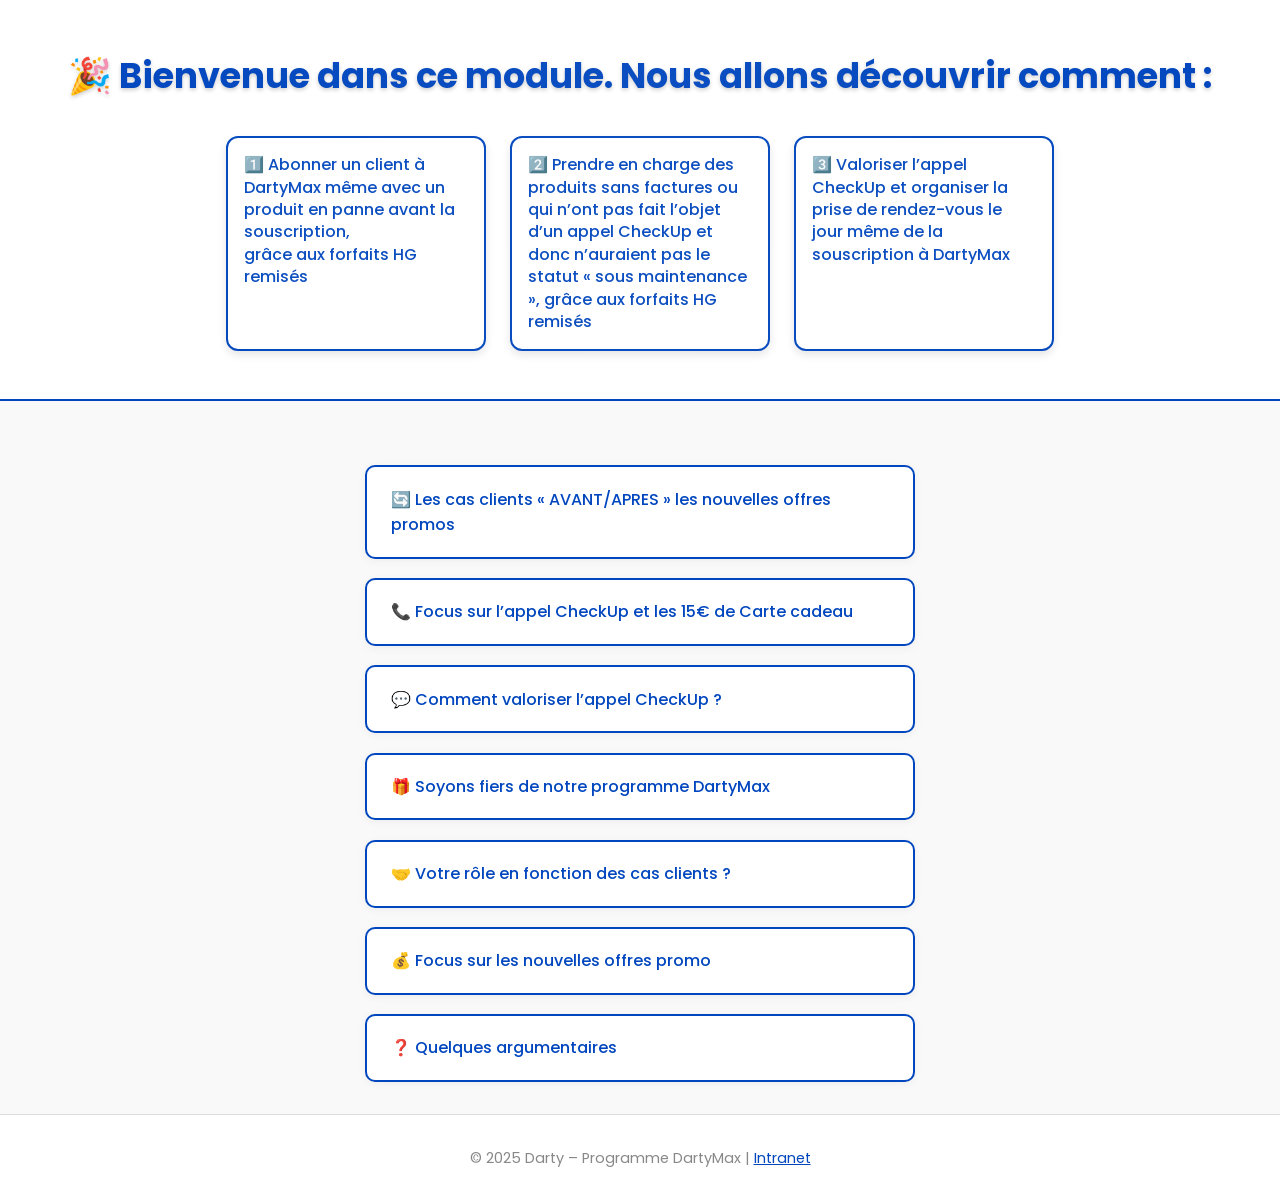
<file: index.html>
<!DOCTYPE html>
<html lang="fr">
<head>
  <meta charset="UTF-8" />
  <meta name="viewport" content="width=device-width, initial-scale=1.0" />
  <title>DartyMax – Accueil</title>
  <link href="https://fonts.googleapis.com/css2?family=Poppins:wght@300;400;600&display=swap" rel="stylesheet" />
  <link rel="stylesheet" href="assets/css/style.css" />
  <style>
    :root {
      --darty-blue: #0046be;
      --light-bg: #f9f9f9;
      --text-color: #222;
    }

    body {
      font-family: 'Poppins', sans-serif;
      margin: 0;
      background: var(--light-bg);
      color: var(--text-color);
    }

    header.hero {
      padding: 3rem 1rem;
      text-align: center;
      background: white;
      border-bottom: 2px solid var(--darty-blue);
    }

    header.hero h1 {
      font-size: 2.2rem;
      margin-bottom: 1rem;
      color: var(--darty-blue);
    }

    /* Cartes rectangles avec effets d'ombre au survol */
    .bubble-container {
      display: flex;
      flex-wrap: wrap;
      justify-content: center;
      gap: 1.5rem;
      margin-top: 2rem;
    }

    .bubble {
      background: white; /* arrière-plan blanc */
      border: 2px solid var(--darty-blue);
      border-radius: 12px;
      width: 260px;
      min-height: 150px;
      display: flex;
      flex-direction: column;
      align-items: flex-start;
      justify-content: flex-start;
      text-align: left;
      padding: 1rem;
      box-shadow: 0 4px 8px rgba(0,0,0,0.1);
      transition: transform 0.3s ease, box-shadow 0.3s ease;
    }

    .bubble:hover {
      transform: translateY(-5px);
      box-shadow: 0 12px 24px rgba(0,0,0,0.2);
    }

    .bubble p {
      margin: 0;
      font-size: 1rem;
      color: var(--darty-blue);
      font-weight: 500;
      line-height: 1.4;
    }

    main.grid3 {
      margin: 4rem auto 2rem;
      display: flex;
      flex-direction: column;
      align-items: center;
      gap: 1.2rem;
      padding: 0 1rem;
    }

    .btn {
      display: block;
      width: 100%;
      max-width: 550px;
      background: white;
      border-radius: 10px;
      padding: 1.2rem 1.5rem;
      text-decoration: none;
      font-size: 1rem;
      font-weight: 500;
      color: var(--darty-blue);
      border: 2px solid var(--darty-blue);
      transition: all 0.3s ease;
      text-align: left;
      box-shadow: 0 2px 10px rgba(0,0,0,0.05);
    }

    .btn:hover {
      background: var(--darty-blue);
      color: white;
    }

    footer {
      text-align: center;
      font-size: 0.9rem;
      padding: 2rem 1rem;
      color: #888;
      background: #fff;
      border-top: 1px solid #ddd;
    }

    footer a {
      color: var(--darty-blue);
      text-decoration: underline;
    }

    @media (max-width: 768px) {
      .bubble-container {
        flex-direction: column;
        align-items: center;
      }
      .bubble {
        width: 80%;
        max-width: 300px;
      }
      .btn {
        text-align: center;
        padding: 1rem;
      }
    }
  </style>
</head>

<body>
  <header class="hero">
    <h1>🎉 Bienvenue dans ce module. Nous allons découvrir comment :</h1>

    <div class="bubble-container">
      <div class="bubble">
        <p>1️⃣ Abonner un client à DartyMax même avec un produit en panne avant la souscription,<br>grâce aux forfaits HG remisés</p>
      </div>
      <div class="bubble">
     <p>2️⃣ Prendre en charge des produits sans factures ou qui n’ont pas fait l’objet d’un appel CheckUp et donc n’auraient pas le statut « sous maintenance », grâce aux forfaits HG remisés</p>
      </div>
      <div class="bubble">
        <p>3️⃣ Valoriser l’appel CheckUp et organiser la prise de rendez-vous le jour même de la souscription à DartyMax</p>
      </div>
    </div>
  </header>

  <main class="content grid3">
    <a class="btn" href="avant-apres.html">🔄 Les cas clients « AVANT/APRES » les nouvelles offres promos</a>
    <a class="btn" href="focus-checkup.html">📞 Focus sur l’appel CheckUp et les 15€ de Carte cadeau</a>
    <a class="btn" href="regles.html">💬 Comment valoriser l’appel CheckUp ?</a>
    <a class="btn" href="benefices-client.html">🎁 Soyons fiers de notre programme DartyMax</a>
    <a class="btn" href="roles-equipes.html">🤝 Votre rôle en fonction des cas clients ?</a>
    <a class="btn" href="tarifs.html">💰 Focus sur les nouvelles offres promo</a>
    <a class="btn" href="objections.html">❓ Quelques argumentaires</a>
  </main>

  <footer>
    © 2025 Darty – Programme DartyMax | <a href="https://intranet.darty">Intranet</a>
  </footer>

  <script src="assets/js/main.js"></script>
</body>
</html>
</file>
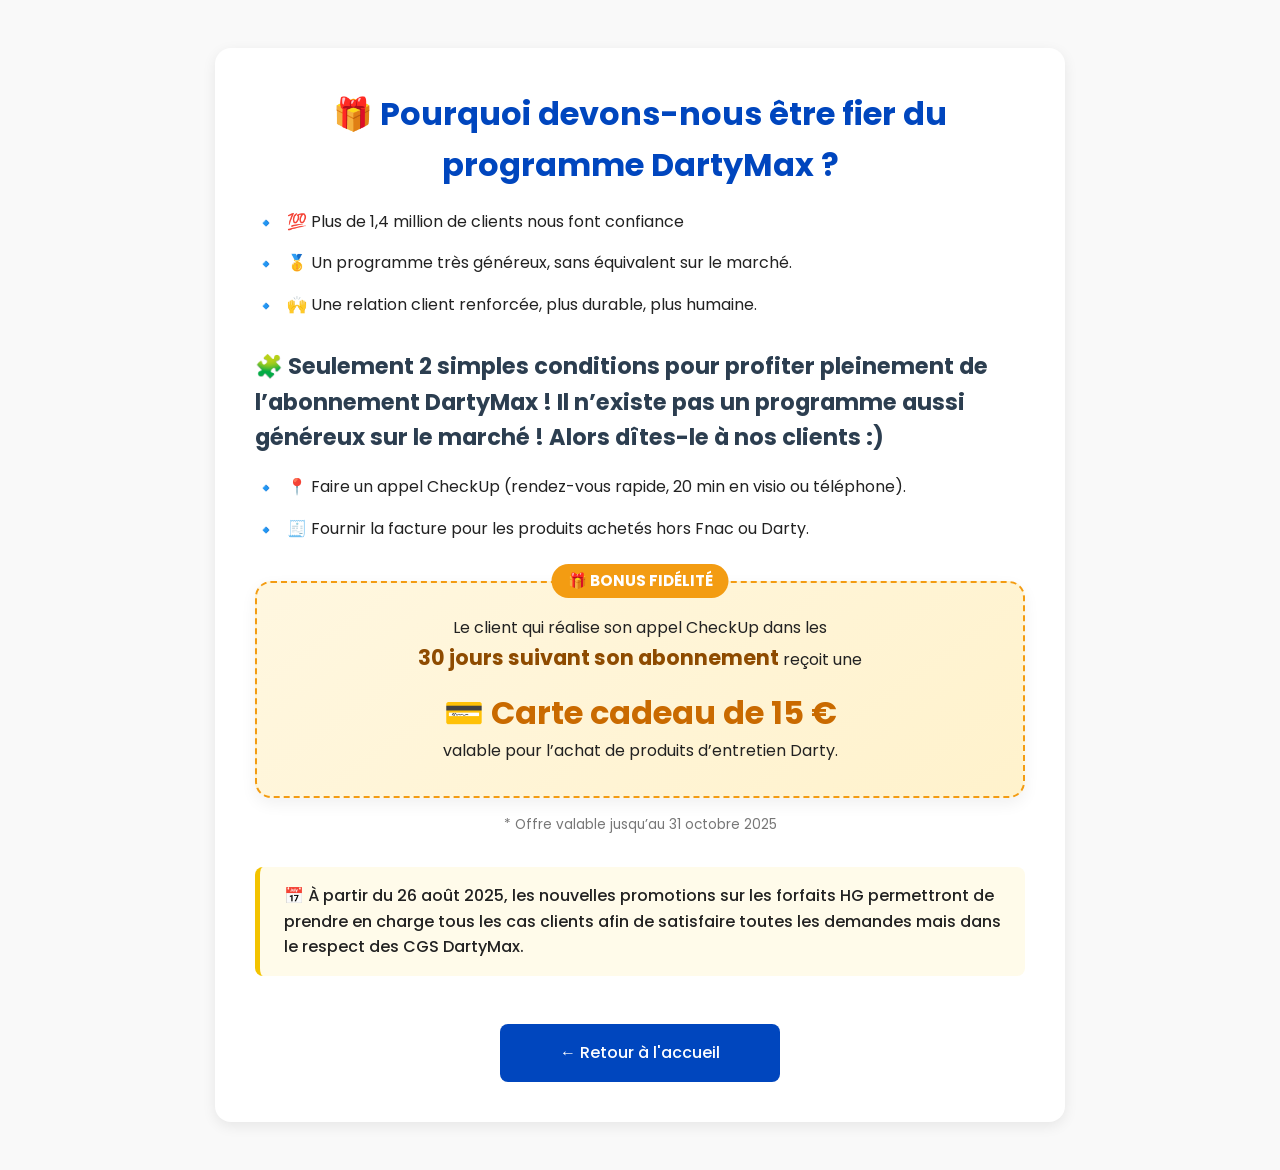
<file: benefices-client.html>
<!DOCTYPE html>
<html lang="fr">
<head>
  <meta charset="UTF-8" />
  <meta name="viewport" content="width=device-width, initial-scale=1.0" />
  <title>DartyMax – Avantages client</title>
  <link href="https://fonts.googleapis.com/css2?family=Poppins:wght@300;400;600&display=swap" rel="stylesheet" />
  <link rel="stylesheet" href="assets/css/style.css" />
  <style>
    :root {
      --darty-blue: #0046be;
      --fnac-yellow: #f3c300;
      --light-bg: #f9f9f9;
      --text-color: #222;
    }

    body {
      font-family: 'Poppins', sans-serif;
      margin: 0;
      background: var(--light-bg);
      color: var(--text-color);
    }

    .container {
      max-width: 850px;
      margin: 3rem auto;
      background: white;
      padding: 2.5rem;
      border-radius: 1rem;
      box-shadow: 0 4px 14px rgba(0, 0, 0, 0.08);
    }

    h1 {
      text-align: center;
      font-size: 2rem;
      color: var(--darty-blue);
      margin-bottom: 1rem;
    }

    h2 {
      font-size: 1.4rem;
      margin-top: 2rem;
      color: #2c3e50;
    }

    ul {
      list-style: none;
      padding-left: 0;
      margin: 1.2rem 0;
    }

    ul li {
      margin-bottom: 1.1rem;
      padding-left: 2rem;
      position: relative;
      line-height: 1.5;
    }

    ul li::before {
      content: "🔹";
      position: absolute;
      left: 0;
      font-size: 1.1rem;
    }

    .bonus-box {
      background: linear-gradient(145deg, #fff7e0, #fff2cc);
      border: 2px dashed #f39c12;
      border-radius: 16px;
      padding: 2rem;
      text-align: center;
      margin-top: 2.5rem;
      position: relative;
      box-shadow: 0 6px 16px rgba(0,0,0,0.06);
    }

    .bonus-box::before {
      content: "🎁 BONUS FIDÉLITÉ";
      position: absolute;
      top: -1.2rem;
      left: 50%;
      transform: translateX(-50%);
      background: #f39c12;
      color: white;
      padding: 0.3rem 1rem;
      border-radius: 999px;
      font-size: 0.95rem;
      font-weight: bold;
    }

    .bonus-box strong {
      font-size: 1.3rem;
      color: #8e4b00;
    }

    .bonus-box .amount {
      display: inline-block;
      margin-top: 0.8rem;
      font-size: 2rem;
      font-weight: bold;
      color: #c96a00;
    }

    .footnote {
      text-align: center;
      font-size: 0.85rem;
      color: #777;
      margin-top: 1rem;
    }

    .final-note {
      background: #fffbea;
      border-left: 5px solid #f3c300;
      padding: 1rem 1.5rem;
      margin-top: 2rem;
      border-radius: 8px;
      font-weight: 500;
    }

    .back-link {
      display: block;
      text-align: center;
      margin-top: 3rem;
      text-decoration: none;
      background: var(--darty-blue);
      color: white;
      padding: 1rem 1.5rem;
      border-radius: 8px;
      font-weight: 500;
      max-width: 280px;
      margin-left: auto;
      margin-right: auto;
    }

    .back-link:hover {
      background-color: #003a9b;
    }
  </style>
</head>

<body>
  <div class="container">
    <h1>🎁 Pourquoi devons-nous être fier du programme DartyMax ?</h1>

    <ul>
      <li>💯 Plus de 1,4 million de clients nous font confiance</li>
      <li>🥇 Un programme très généreux, sans équivalent sur le marché.</li>
      <li>🙌 Une relation client renforcée, plus durable, plus humaine.</li>
    </ul>

    <h2>🧩 Seulement 2 simples conditions pour profiter pleinement de l’abonnement DartyMax ! Il n’existe pas un programme aussi généreux sur le marché ! Alors dîtes-le à nos clients :)</h2>
    <ul>
      <li>📍 Faire un appel CheckUp (rendez-vous rapide, 20 min en visio ou téléphone).</li>
      <li>🧾 Fournir la facture pour les produits achetés hors Fnac ou Darty.</li>
    </ul>

    <div class="bonus-box">
      Le client qui réalise son appel CheckUp dans les<br />
      <strong>30 jours suivant son abonnement</strong> reçoit une<br />
      <span class="amount">💳 Carte cadeau de 15 €</span><br />
      valable pour l’achat de produits d’entretien Darty.
    </div>

    <p class="footnote">* Offre valable jusqu’au 31 octobre 2025</p>

    <div class="final-note">
      📅 À partir du 26 août 2025, les nouvelles promotions sur les forfaits HG permettront de prendre en charge tous les cas clients afin de satisfaire toutes les demandes mais dans le respect des CGS DartyMax.
    </div>

    <a class="back-link" href="index.html">← Retour à l'accueil</a>
  </div>
</body>
</html>
</file>
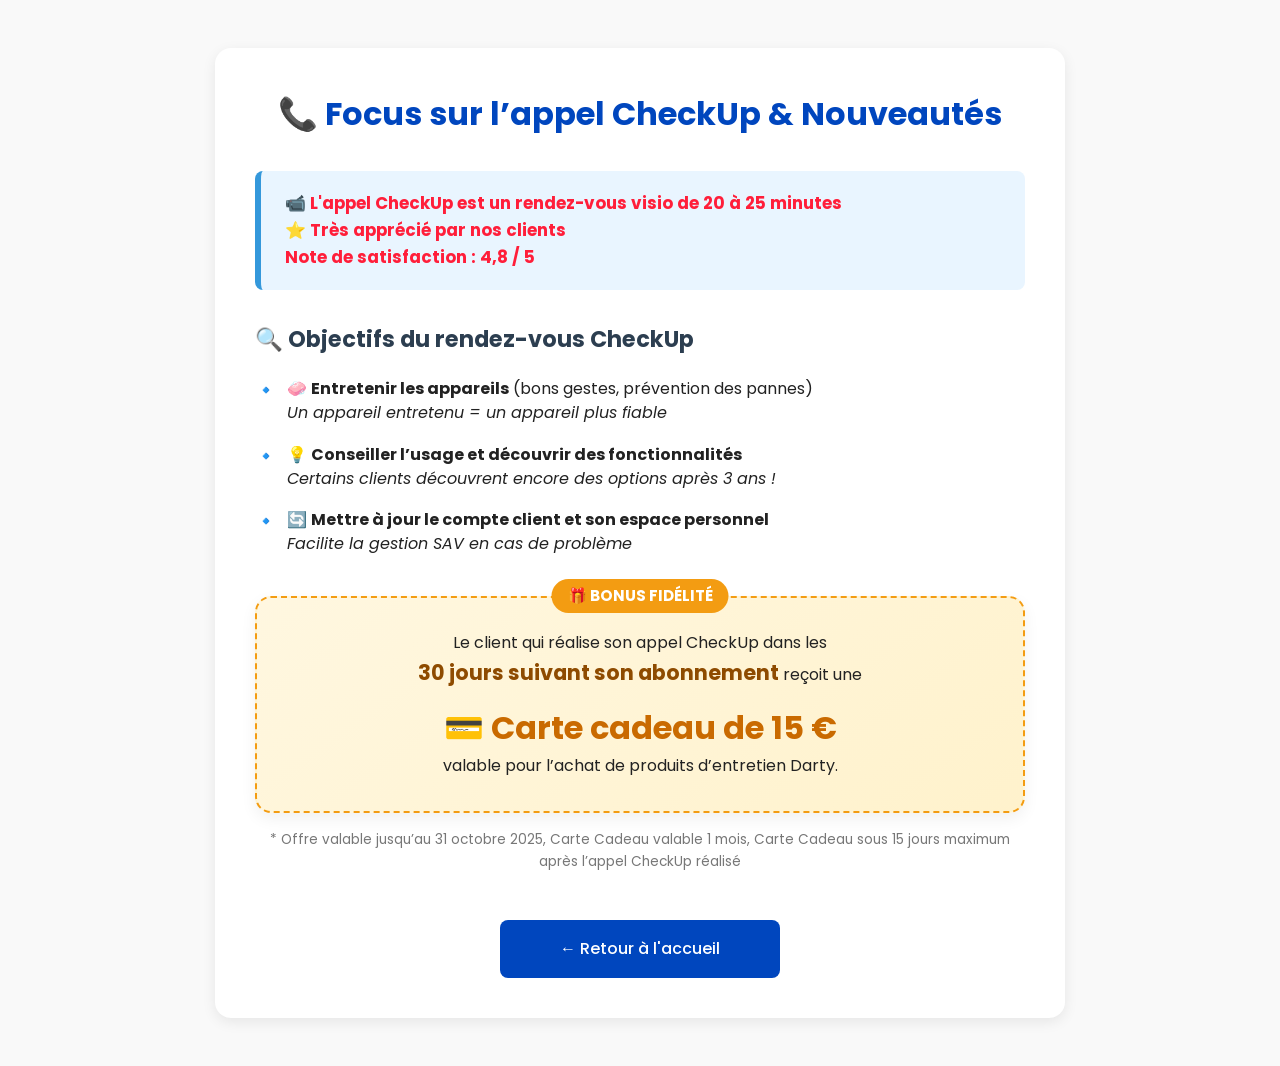
<file: focus-checkup.html>
<!-- focus-checkup.html -->
<!DOCTYPE html>
<html lang="fr">
<head>
  <meta charset="UTF-8" />
  <meta name="viewport" content="width=device-width, initial-scale=1.0" />
  <title>Focus CheckUp & Nouveautés</title>
  <link href="https://fonts.googleapis.com/css2?family=Poppins:wght@300;400;600&display=swap" rel="stylesheet" />
  <link rel="stylesheet" href="assets/css/style.css" />
  <style>
    :root {
      --darty-blue: #0046be;
      --fnac-yellow: #f3c300;
      --light-bg: #f9f9f9;
      --text-color: #222;
    }

    body {
      font-family: 'Poppins', sans-serif;
      margin: 0;
      background: var(--light-bg);
      color: var(--text-color);
    }

    .container {
      max-width: 850px;
      margin: 3rem auto;
      background: white;
      padding: 2.5rem;
      border-radius: 1rem;
      box-shadow: 0 4px 14px rgba(0, 0, 0, 0.08);
    }

    h1 {
      text-align: center;
      font-size: 2rem;
      color: var(--darty-blue);
      margin-bottom: 1rem;
    }

    .highlight {
      background: #e9f5ff;
      border-left: 6px solid #3498db;
      padding: 1.2rem 1.5rem;
      border-radius: 8px;
      margin: 2rem 0;
      font-size: 1.05rem;
    }

    h2 {
      font-size: 1.4rem;
      margin-top: 2rem;
      color: #2c3e50;
    }

    ul {
      list-style: none;
      padding-left: 0;
      margin: 1.2rem 0;
    }

    ul li {
      margin-bottom: 1.1rem;
      padding-left: 2rem;
      position: relative;
      line-height: 1.5;
    }

    ul li::before {
      content: "🔹";
      position: absolute;
      left: 0;
      font-size: 1.1rem;
    }

    .bonus-box {
      background: linear-gradient(145deg, #fff7e0, #fff2cc);
      border: 2px dashed #f39c12;
      border-radius: 16px;
      padding: 2rem;
      text-align: center;
      margin-top: 2.5rem;
      position: relative;
      box-shadow: 0 6px 16px rgba(0,0,0,0.06);
    }

    .bonus-box::before {
      content: "🎁 BONUS FIDÉLITÉ";
      position: absolute;
      top: -1.2rem;
      left: 50%;
      transform: translateX(-50%);
      background: #f39c12;
      color: white;
      padding: 0.3rem 1rem;
      border-radius: 999px;
      font-size: 0.95rem;
      font-weight: bold;
    }

    .bonus-box strong {
      font-size: 1.3rem;
      color: #8e4b00;
    }

    .bonus-box .amount {
      display: inline-block;
      margin-top: 0.8rem;
      font-size: 2rem;
      font-weight: bold;
      color: #c96a00;
    }

    .footnote {
      text-align: center;
      font-size: 0.85rem;
      color: #777;
      margin-top: 1rem;
    }

    .back-link {
      display: block;
      text-align: center;
      margin-top: 3rem;
      text-decoration: none;
      background: var(--darty-blue);
      color: white;
      padding: 1rem 1.5rem;
      border-radius: 8px;
      font-weight: 500;
      max-width: 280px;
      margin-left: auto;
      margin-right: auto;
    }

    .back-link:hover {
      background-color: #003a9b;
    }
  </style>
</head>

<body>
  <div class="container">
    <h1>📞 Focus sur l’appel CheckUp & Nouveautés</h1>

    <div class="highlight">
      <p><strong>📹 L'appel CheckUp est un rendez-vous visio de 20 à 25 minutes</strong></p>
      <p><strong>⭐ Très apprécié par nos clients</strong><br />
      Note de satisfaction : <strong>4,8 / 5</strong></p>
    </div>

    <h2>🔍 Objectifs du rendez-vous CheckUp</h2>
    <ul>
      <li>🧼 <strong>Entretenir les appareils</strong> (bons gestes, prévention des pannes)<br /><em>Un appareil entretenu = un appareil plus fiable</em></li>
      <li>💡 <strong>Conseiller l’usage et découvrir des fonctionnalités</strong><br /><em>Certains clients découvrent encore des options après 3 ans !</em></li>
      <li>🔄 <strong>Mettre à jour le compte client et son espace personnel</strong><br /><em>Facilite la gestion SAV en cas de problème</em></li>
    </ul>

    <div class="bonus-box">
      Le client qui réalise son appel CheckUp dans les<br />
      <strong>30 jours suivant son abonnement</strong> reçoit une<br />
      <span class="amount">💳 Carte cadeau de 15 €</span><br />
      valable pour l’achat de produits d’entretien Darty.
    </div>

    <p class="footnote">* Offre valable jusqu’au 31 octobre 2025, Carte Cadeau valable 1 mois, Carte Cadeau sous 15 jours maximum après l’appel CheckUp réalisé</p>

    <a class="back-link" href="index.html">← Retour à l'accueil</a>
  </div>
</body>
</html>
</file>
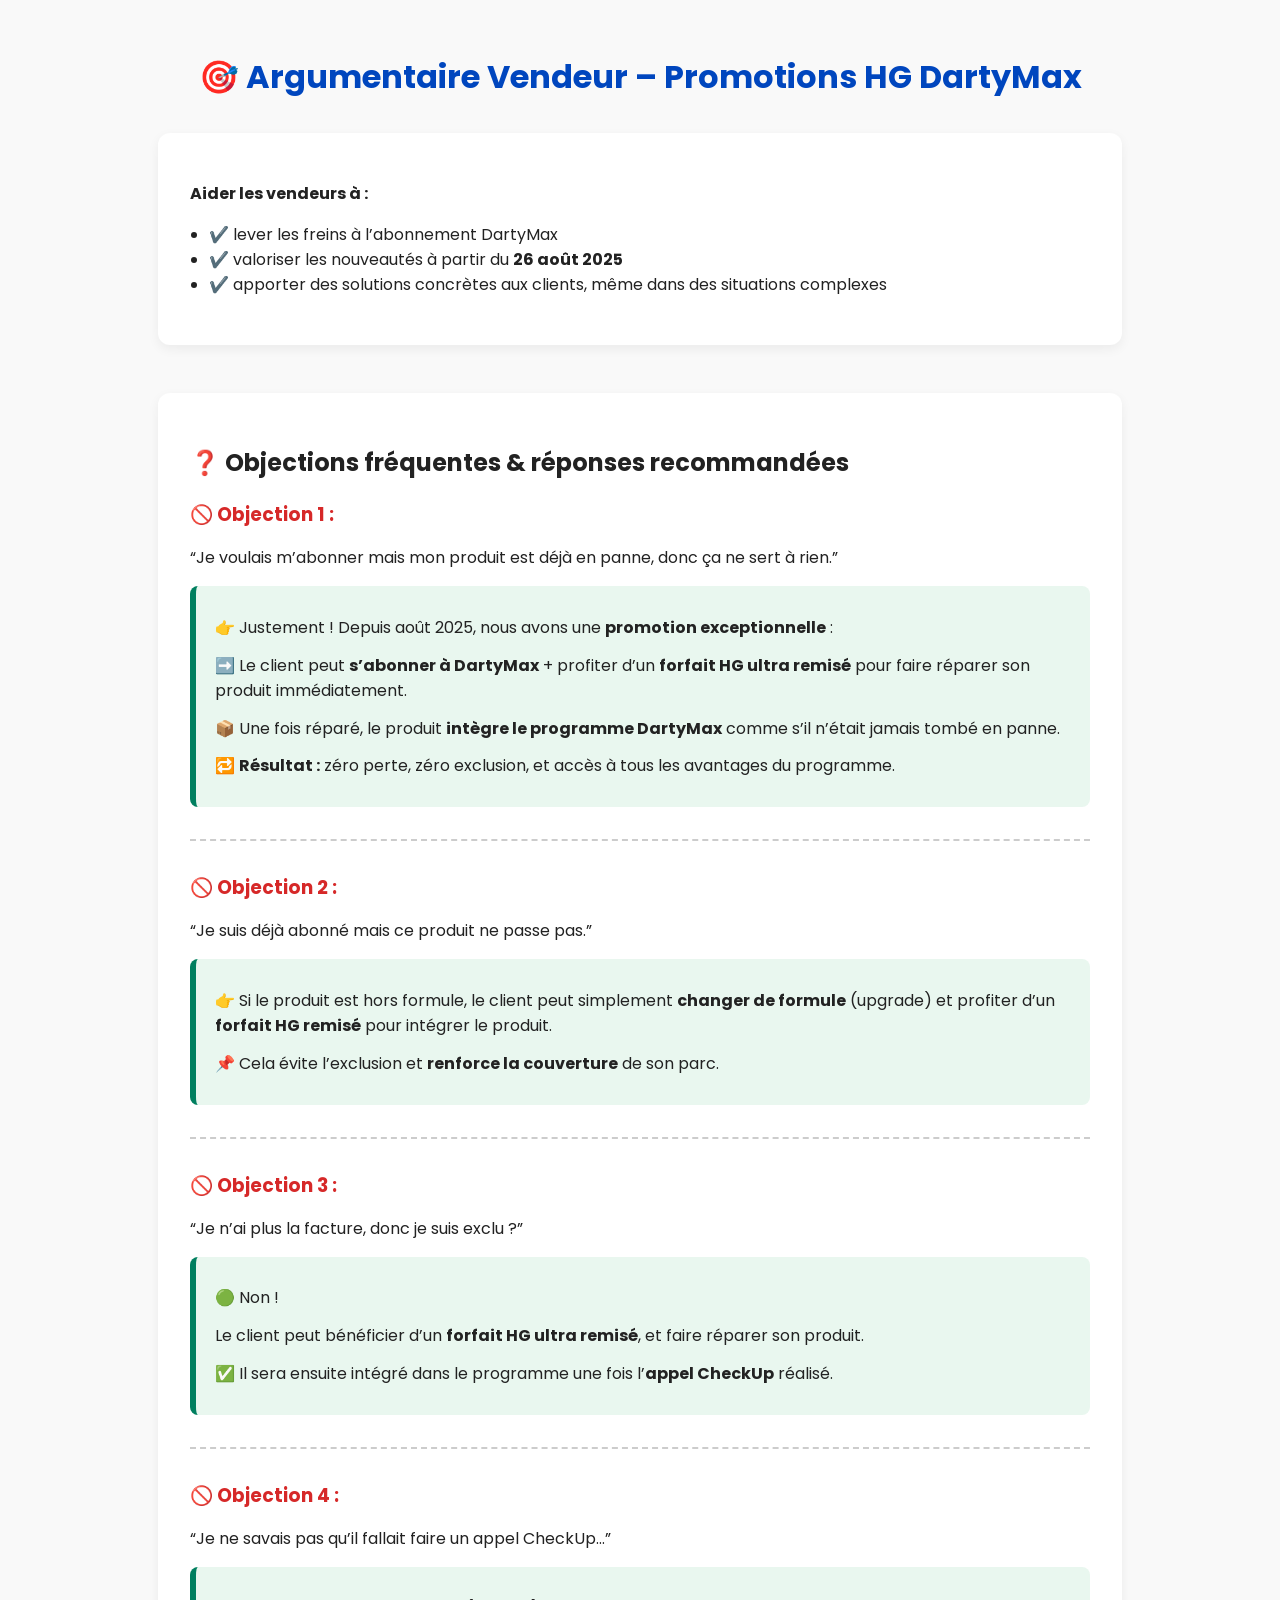
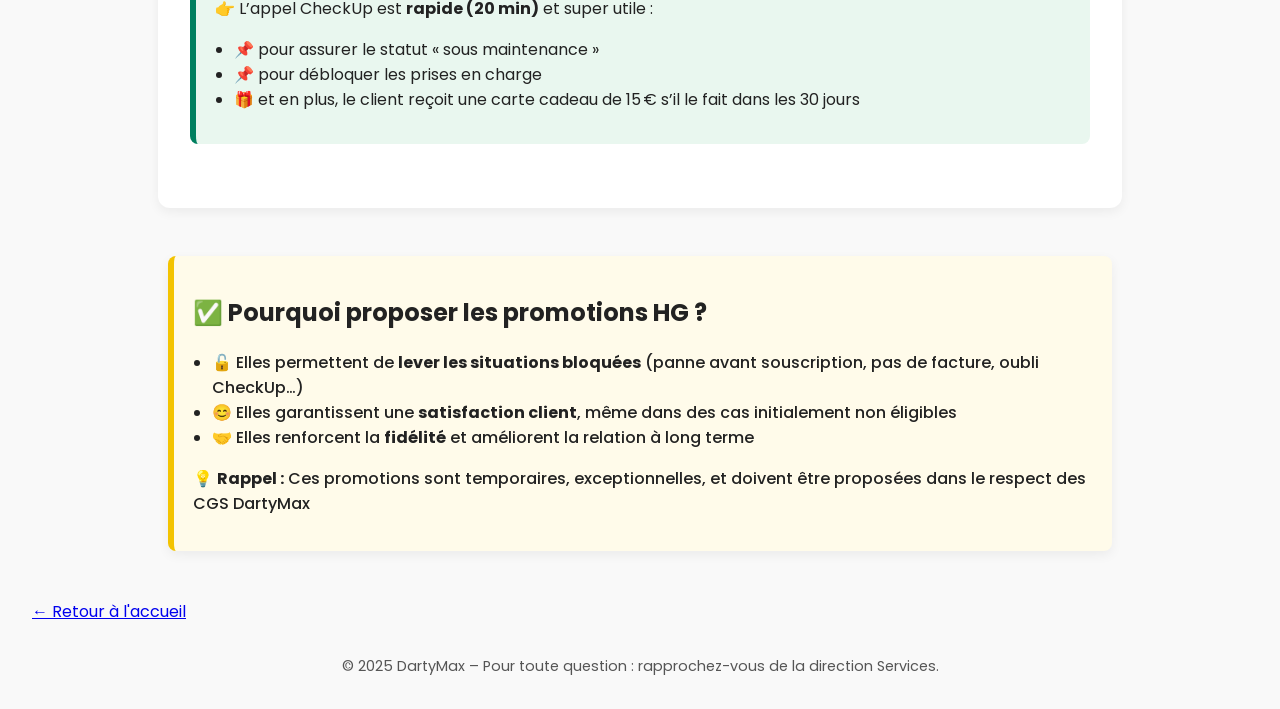
<file: objections.html>
<!DOCTYPE html>
<html lang="fr">
<head>
  <meta charset="UTF-8" />
  <meta name="viewport" content="width=device-width, initial-scale=1.0"/>
  <title>Argumentaire Vendeur – DartyMax</title>
  <link href="https://fonts.googleapis.com/css2?family=Poppins:wght@300;500;700&display=swap" rel="stylesheet"/>
  <style>
    :root {
      --darty-blue: #0046be;
      --darty-green: #007f5f;
      --darty-red: #d62828;
      --darty-yellow: #f3c300;
      --bg-light: #f9f9f9;
    }

    body {
      font-family: 'Poppins', sans-serif;
      background: var(--bg-light);
      margin: 0;
      padding: 2rem;
      color: #222;
    }

    h1 {
      color: var(--darty-blue);
      text-align: center;
      margin-bottom: 2rem;
    }

    .section {
      max-width: 900px;
      margin: 0 auto 3rem;
      background: white;
      padding: 2rem;
      border-radius: 12px;
      box-shadow: 0 4px 12px rgba(0, 0, 0, 0.06);
    }

    .divider {
      margin: 2rem 0;
      border-top: 2px dashed #ccc;
    }

    ul {
      padding-left: 1.2rem;
    }

    .objection {
      margin-bottom: 2rem;
    }

    .objection h3 {
      color: var(--darty-red);
      margin-bottom: 0.5rem;
    }

    .response {
      background: #e9f7ef;
      padding: 1rem 1.2rem;
      border-left: 6px solid var(--darty-green);
      border-radius: 8px;
    }

    .response p {
      margin: 0.8rem 0;
    }

    .highlight {
      background: #fffbea;
      border-left: 6px solid var(--darty-yellow);
      padding: 1.2rem;
      border-radius: 8px;
      font-weight: 500;
    }

    .footer {
      text-align: center;
      margin-top: 2rem;
      font-size: 0.9rem;
      color: #555;
    }
  </style>
</head>
<body>

  <h1>🎯 Argumentaire Vendeur – Promotions HG DartyMax</h1>

  <div class="section">
    <p><strong>Aider les vendeurs à :</strong></p>
    <ul>
      <li>✔️ lever les freins à l’abonnement DartyMax</li>
      <li>✔️ valoriser les nouveautés à partir du <strong>26 août 2025</strong></li>
      <li>✔️ apporter des solutions concrètes aux clients, même dans des situations complexes</li>
    </ul>
  </div>

  <div class="section">
    <h2>❓ Objections fréquentes & réponses recommandées</h2>

    <div class="objection">
      <h3>🚫 Objection 1 :</h3>
      <p>“Je voulais m’abonner mais mon produit est déjà en panne, donc ça ne sert à rien.”</p>
      <div class="response">
        <p>👉 Justement ! Depuis août 2025, nous avons une <strong>promotion exceptionnelle</strong> :</p>
        <p>➡️ Le client peut <strong>s’abonner à DartyMax</strong> + profiter d’un <strong>forfait HG ultra remisé</strong> pour faire réparer son produit immédiatement.</p>
        <p>📦 Une fois réparé, le produit <strong>intègre le programme DartyMax</strong> comme s’il n’était jamais tombé en panne.</p>
        <p>🔁 <strong>Résultat :</strong> zéro perte, zéro exclusion, et accès à tous les avantages du programme.</p>
      </div>
    </div>

    <div class="divider"></div>

    <div class="objection">
      <h3>🚫 Objection 2 :</h3>
      <p>“Je suis déjà abonné mais ce produit ne passe pas.”</p>
      <div class="response">
        <p>👉 Si le produit est hors formule, le client peut simplement <strong>changer de formule</strong> (upgrade) et profiter d’un <strong>forfait HG remisé</strong> pour intégrer le produit.</p>
        <p>📌 Cela évite l’exclusion et <strong>renforce la couverture</strong> de son parc.</p>
      </div>
    </div>

    <div class="divider"></div>

    <div class="objection">
      <h3>🚫 Objection 3 :</h3>
      <p>“Je n’ai plus la facture, donc je suis exclu ?”</p>
      <div class="response">
        <p>🟢 Non !</p>
        <p>Le client peut bénéficier d’un <strong>forfait HG ultra remisé</strong>, et faire réparer son produit.</p>
        <p>✅ Il sera ensuite intégré dans le programme une fois l’<strong>appel CheckUp</strong> réalisé.</p>
      </div>
    </div>

    <div class="divider"></div>

    <div class="objection">
      <h3>🚫 Objection 4 :</h3>
      <p>“Je ne savais pas qu’il fallait faire un appel CheckUp…”</p>
      <div class="response">
        <p>👉 L’appel CheckUp est <strong>rapide (20 min)</strong> et super utile :</p>
        <ul>
          <li>📌 pour assurer le statut « sous maintenance »</li>
          <li>📌 pour débloquer les prises en charge</li>
          <li>🎁 et en plus, le client reçoit une carte cadeau de 15 € s’il le fait dans les 30 jours</li>
        </ul>
      </div>
    </div>
  </div>

  <div class="section highlight">
    <h2>✅ Pourquoi proposer les promotions HG ?</h2>
    <ul>
      <li>🔓 Elles permettent de <strong>lever les situations bloquées</strong> (panne avant souscription, pas de facture, oubli CheckUp…)</li>
      <li>😊 Elles garantissent une <strong>satisfaction client</strong>, même dans des cas initialement non éligibles</li>
      <li>🤝 Elles renforcent la <strong>fidélité</strong> et améliorent la relation à long terme</li>
    </ul>
    <p>💡 <strong>Rappel :</strong> Ces promotions sont temporaires, exceptionnelles, et doivent être proposées dans le respect des CGS DartyMax</p>
  </div>
  <a class="back-link" href="index.html">← Retour à l'accueil</a>
  <div class="footer">
    © 2025 DartyMax – Pour toute question : rapprochez-vous de la direction Services.

  </div>
</body>
</html>
</file>
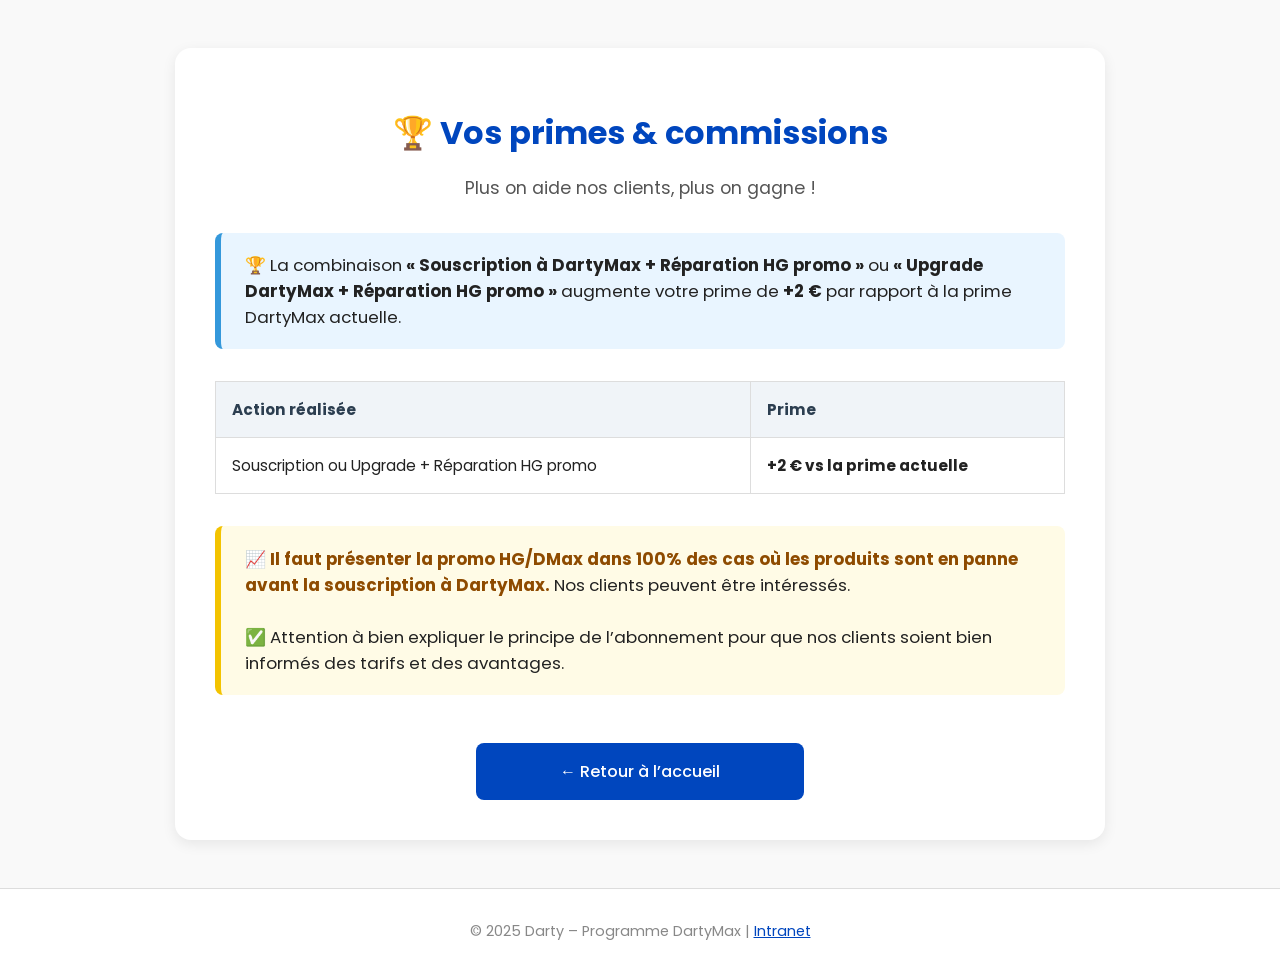
<file: primes-commissions.html>
<!DOCTYPE html>
<html lang="fr">
<head>
  <meta charset="UTF-8" />
  <meta name="viewport" content="width=device-width, initial-scale=1.0" />
  <title>DartyMax – Primes & Commissions</title>
  <link href="https://fonts.googleapis.com/css2?family=Poppins:wght@300;400;600&display=swap" rel="stylesheet" />
  <style>
    :root {
      --darty-blue: #0046be;
      --fnac-yellow: #f3c300;
      --light-bg: #f9f9f9;
      --text-color: #222;
      --highlight-blue: #e9f5ff;
    }

    body {
      font-family: 'Poppins', sans-serif;
      margin: 0;
      background: var(--light-bg);
      color: var(--text-color);
    }

    .container {
      max-width: 850px;
      margin: 3rem auto;
      background: white;
      padding: 2.5rem;
      border-radius: 1rem;
      box-shadow: 0 4px 14px rgba(0, 0, 0, 0.08);
    }

    h1 {
      text-align: center;
      font-size: 2rem;
      color: var(--darty-blue);
      margin-bottom: 1rem;
    }

    p.subtext {
      text-align: center;
      font-size: 1.1rem;
      color: #555;
      margin-bottom: 2rem;
    }

    .highlight {
      background: var(--highlight-blue);
      border-left: 6px solid #3498db;
      padding: 1.2rem 1.5rem;
      border-radius: 8px;
      font-size: 1.05rem;
      margin-bottom: 2rem;
    }

    table.prime-table {
      width: 100%;
      border-collapse: collapse;
      font-size: 0.95rem;
      margin-bottom: 2rem;
    }

    table.prime-table th,
    table.prime-table td {
      border: 1px solid #ddd;
      padding: 1rem;
      text-align: left;
      vertical-align: middle;
    }

    table.prime-table thead th {
      background-color: #f0f4f8;
      color: #2c3e50;
    }

    .highlight-box {
      background: #fffbe6;
      border-left: 6px solid #f3c300;
      padding: 1.2rem 1.5rem;
      border-radius: 8px;
      font-size: 1.05rem;
    }

    .highlight-box strong {
      color: #8e4b00;
    }

    .back-link {
      display: block;
      text-align: center;
      margin-top: 3rem;
      text-decoration: none;
      background: var(--darty-blue);
      color: white;
      padding: 1rem 1.5rem;
      border-radius: 8px;
      font-weight: 500;
      max-width: 280px;
      margin-left: auto;
      margin-right: auto;
    }

    .back-link:hover {
      background-color: #003a9b;
    }

    footer {
      text-align: center;
      font-size: 0.9rem;
      padding: 2rem 1rem;
      color: #888;
      background: #fff;
      border-top: 1px solid #ddd;
    }

    footer a {
      color: var(--darty-blue);
      text-decoration: underline;
    }
  </style>
</head>

<body>
  <div class="container">
    <h1>🏆 Vos primes & commissions</h1>
    <p class="subtext">Plus on aide nos clients, plus on gagne !</p>

    <div class="highlight">
      🏆 La combinaison <strong>« Souscription à DartyMax + Réparation HG promo »</strong> ou <strong>« Upgrade DartyMax + Réparation HG promo »</strong> augmente votre prime de <strong>+2 €</strong> par rapport à la prime DartyMax actuelle.
    </div>

    <table class="prime-table">
      <thead>
        <tr>
          <th>Action réalisée</th>
          <th>Prime</th>
        </tr>
      </thead>
      <tbody>
        <tr>
          <td>Souscription ou Upgrade + Réparation HG promo</td>
          <td><strong>+2 € vs la prime actuelle</strong></td>
        </tr>
      </tbody>
    </table>

    <div class="highlight-box">
      📈 <strong>Il faut présenter la promo HG/DMax dans 100% des cas où les produits sont en panne avant la souscription à DartyMax.</strong> Nos clients peuvent être intéressés.<br /><br />
      ✅ Attention à bien expliquer le principe de l’abonnement pour que nos clients soient bien informés des tarifs et des avantages.
    </div>

    <a class="back-link" href="index.html">← Retour à l’accueil</a>
  </div>

  <footer>
    © 2025 Darty – Programme DartyMax | <a href="https://intranet.darty">Intranet</a>
  </footer>
</body>
</html>
</file>
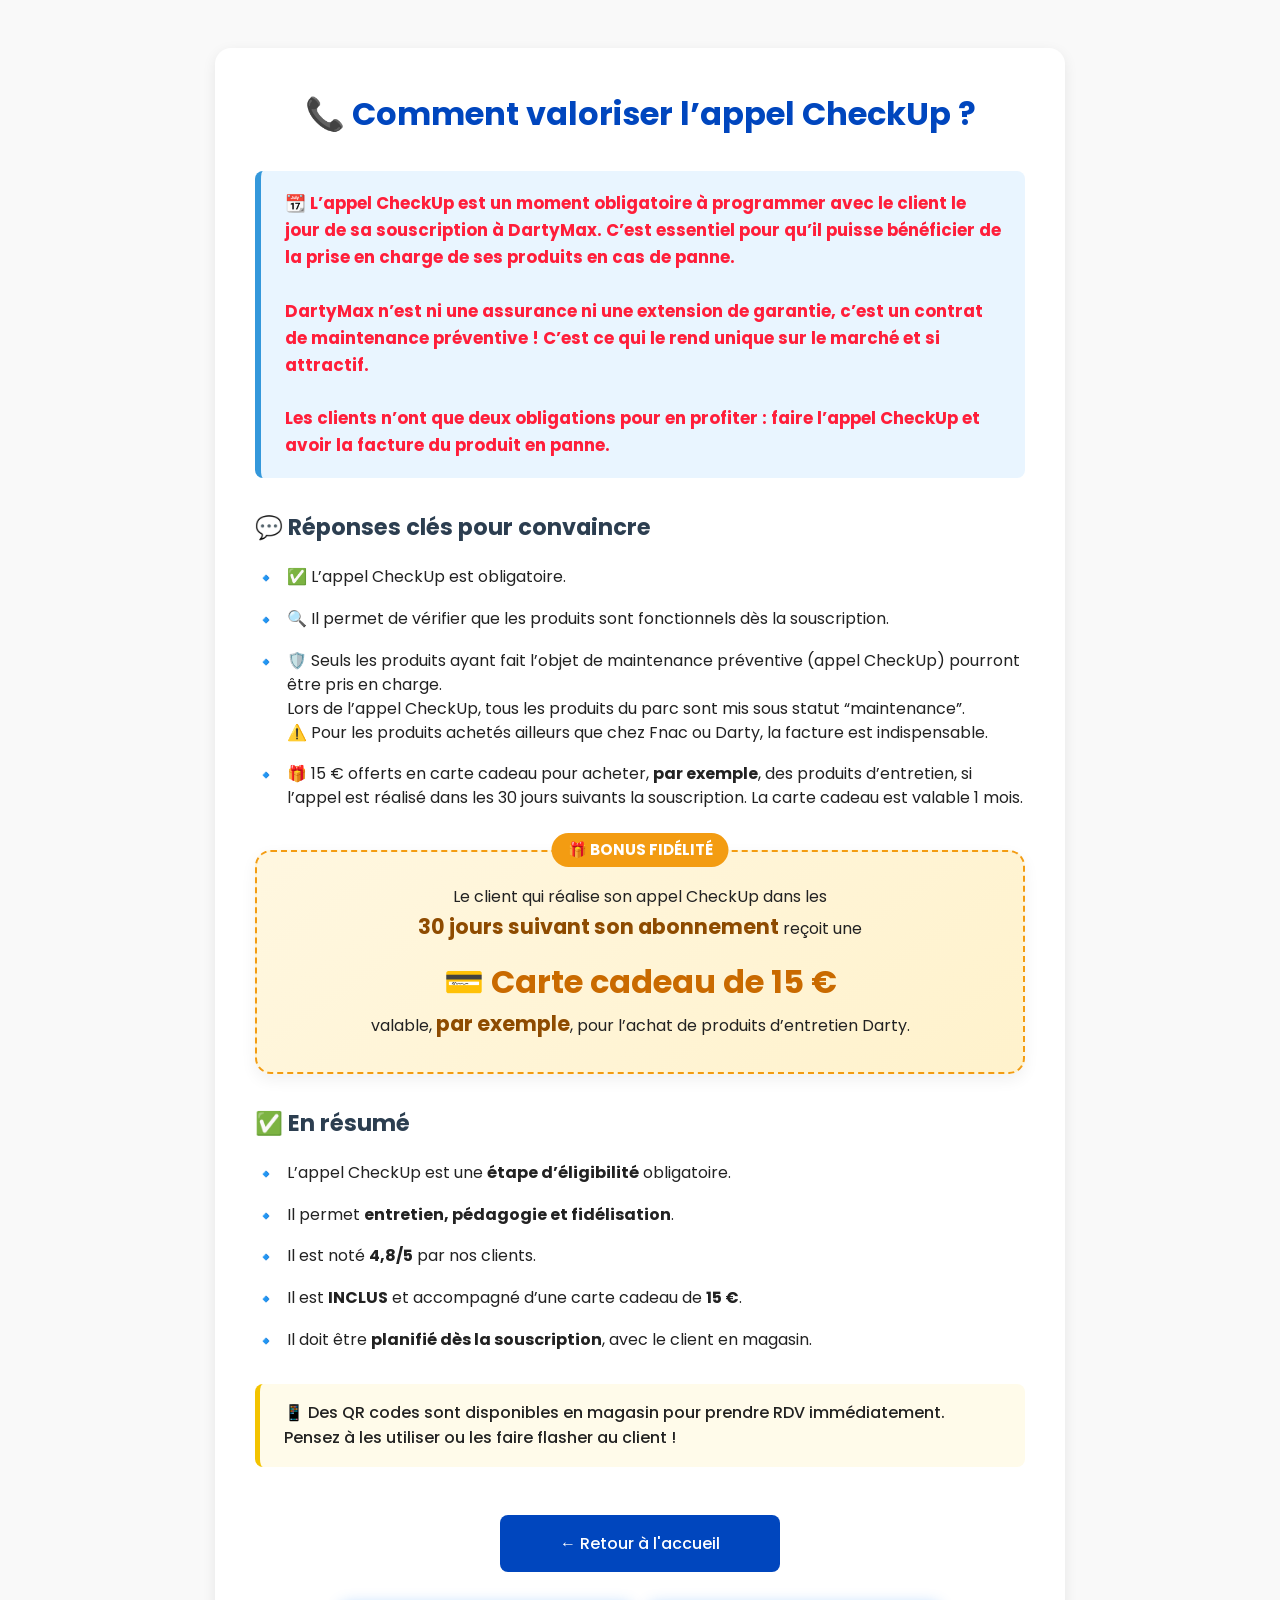
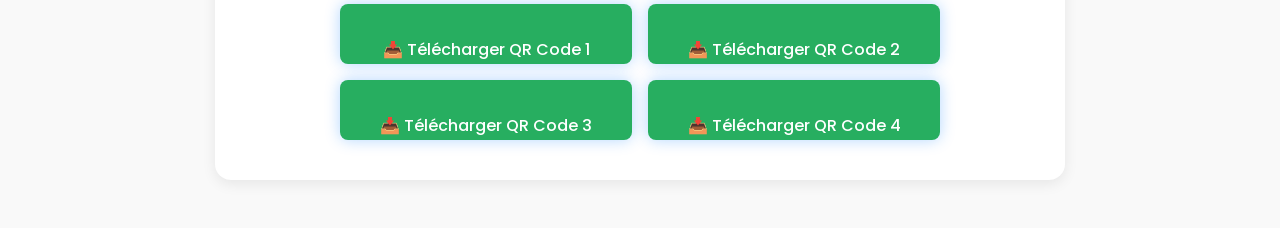
<file: regles.html>
<!DOCTYPE html>
<html lang="fr">
<head>
  <meta charset="UTF-8" />
  <meta name="viewport" content="width=device-width, initial-scale=1.0" />
  <title>Comment valoriser l’appel CheckUp ?</title>
  <link href="https://fonts.googleapis.com/css2?family=Poppins:wght@300;400;600&display=swap" rel="stylesheet" />
  <link rel="stylesheet" href="assets/css/style.css" />
  <style>
    :root {
      --darty-blue: #0046be;
      --fnac-yellow: #f3c300;
      --light-bg: #f9f9f9;
      --text-color: #222;
    }

    body {
      font-family: 'Poppins', sans-serif;
      margin: 0;
      background: var(--light-bg);
      color: var(--text-color);
    }

    .container {
      max-width: 850px;
      margin: 3rem auto;
      background: white;
      padding: 2.5rem;
      border-radius: 1rem;
      box-shadow: 0 4px 14px rgba(0, 0, 0, 0.08);
    }

    h1 {
      text-align: center;
      font-size: 2rem;
      color: var(--darty-blue);
      margin-bottom: 1rem;
    }

    .highlight {
      background: #e9f5ff;
      border-left: 6px solid #3498db;
      padding: 1.2rem 1.5rem;
      border-radius: 8px;
      margin: 2rem 0;
      font-size: 1.05rem;
    }

    h2 {
      font-size: 1.4rem;
      margin-top: 2rem;
      color: #2c3e50;
    }

    ul {
      list-style: none;
      padding-left: 0;
      margin: 1.2rem 0;
    }

    ul li {
      margin-bottom: 1.1rem;
      padding-left: 2rem;
      position: relative;
      line-height: 1.5;
    }

    ul li::before {
      content: "🔹";
      position: absolute;
      left: 0;
      font-size: 1.1rem;
    }

    .bonus-box {
      background: linear-gradient(145deg, #fff7e0, #fff2cc);
      border: 2px dashed #f39c12;
      border-radius: 16px;
      padding: 2rem;
      text-align: center;
      margin-top: 2.5rem;
      position: relative;
      box-shadow: 0 6px 16px rgba(0,0,0,0.06);
    }

    .bonus-box::before {
      content: "🎁 BONUS FIDÉLITÉ";
      position: absolute;
      top: -1.2rem;
      left: 50%;
      transform: translateX(-50%);
      background: #f39c12;
      color: white;
      padding: 0.3rem 1rem;
      border-radius: 999px;
      font-size: 0.95rem;
      font-weight: bold;
    }

    .bonus-box strong {
      font-size: 1.3rem;
      color: #8e4b00;
    }

    .bonus-box .amount {
      display: inline-block;
      margin-top: 0.8rem;
      font-size: 2rem;
      font-weight: bold;
      color: #c96a00;
    }

    .reminder {
      background: #fffbea;
      border-left: 5px solid #f3c300;
      padding: 1rem 1.5rem;
      margin-top: 2rem;
      border-radius: 8px;
      font-weight: 500;
    }

    .back-link {
      display: block;
      text-align: center;
      margin-top: 3rem;
      text-decoration: none;
      background: var(--darty-blue);
      color: white;
      padding: 1rem 1.5rem;
      border-radius: 8px;
      font-weight: 500;
      max-width: 280px;
      margin-left: auto;
      margin-right: auto;
    }

    .back-link:hover {
      background-color: #003a9b;
    }

    .download-buttons {
      display: flex;
      flex-wrap: wrap;
      justify-content: center;
      gap: 1rem;
      margin-top: 2rem;
    }

    .download-link {
      text-decoration: none;
      background: #27ae60;
      color: white;
      padding: 1rem 1.2rem;
      border-radius: 8px;
      font-weight: 500;
      flex: 1 1 200px;
      text-align: center;
    }

    .download-link:hover {
      background-color: #219150;
    }
  </style>
</head>

<body>
  <div class="container">
    <h1>📞 Comment valoriser l’appel CheckUp ?</h1>

    <div class="highlight">
      📆 L’appel CheckUp est un moment obligatoire à programmer avec le client <strong>le jour de sa souscription à DartyMax</strong>. C’est essentiel pour qu’il puisse bénéficier de la prise en charge de ses produits en cas de panne.<br /><br />
      DartyMax n’est ni une assurance ni une extension de garantie, <strong>c’est un contrat de maintenance préventive</strong> ! C’est ce qui le rend unique sur le marché et si attractif.<br /><br />
      Les clients n’ont que deux obligations pour en profiter : faire l’appel CheckUp et avoir la facture du produit en panne.
    </div>

    <h2>💬 Réponses clés pour convaincre</h2>
    <ul>
      <li>✅ L’appel CheckUp est obligatoire.</li>
      <li>🔍 Il permet de vérifier que les produits sont fonctionnels dès la souscription.</li>
      <li>🛡️ Seuls les produits ayant fait l’objet de maintenance préventive (appel CheckUp) pourront être pris en charge.<br />
      Lors de l’appel CheckUp, tous les produits du parc sont mis sous statut “maintenance”.<br />
      ⚠️ Pour les produits achetés ailleurs que chez Fnac ou Darty, la facture est indispensable.</li>
      <li>🎁 15 € offerts en carte cadeau pour acheter, <strong>par exemple</strong>, des produits d’entretien, si l’appel est réalisé dans les 30 jours suivants la souscription. La carte cadeau est valable 1 mois.</li>
    </ul>

    <div class="bonus-box">
      Le client qui réalise son appel CheckUp dans les<br />
      <strong>30 jours suivant son abonnement</strong> reçoit une<br />
      <span class="amount">💳 Carte cadeau de 15 €</span><br />
      valable, <strong>par exemple</strong>, pour l’achat de produits d’entretien Darty.
    </div>

    <h2>✅ En résumé</h2>
    <ul>
      <li>L’appel CheckUp est une <strong>étape d’éligibilité</strong> obligatoire.</li>
      <li>Il permet <strong>entretien, pédagogie et fidélisation</strong>.</li>
      <li>Il est noté <strong>4,8/5</strong> par nos clients.</li>
      <li>Il est <strong>INCLUS</strong> et accompagné d’une carte cadeau de <strong>15 €</strong>.</li>
      <li>Il doit être <strong>planifié dès la souscription</strong>, avec le client en magasin.</li>
    </ul>

    <div class="reminder">📱 Des QR codes sont disponibles en magasin pour prendre RDV immédiatement. Pensez à les utiliser ou les faire flasher au client !</div>

    <a class="back-link" href="index.html">← Retour à l'accueil</a>

    <div class="download-buttons">
  <a class="download-link" href="assets/files/QRcode1.pdf" download>📥 Télécharger QR Code 1</a>
  <a class="download-link" href="assets/files/QRcode2.pdf" download>📥 Télécharger QR Code 2</a>
  <a class="download-link" href="assets/files/QRcode3.pdf" download>📥 Télécharger QR Code 3</a>
  <a class="download-link" href="assets/files/QRcode4.pdf" download>📥 Télécharger QR Code 4</a>
    </div>
  </div>

</body>
</html>
</file>
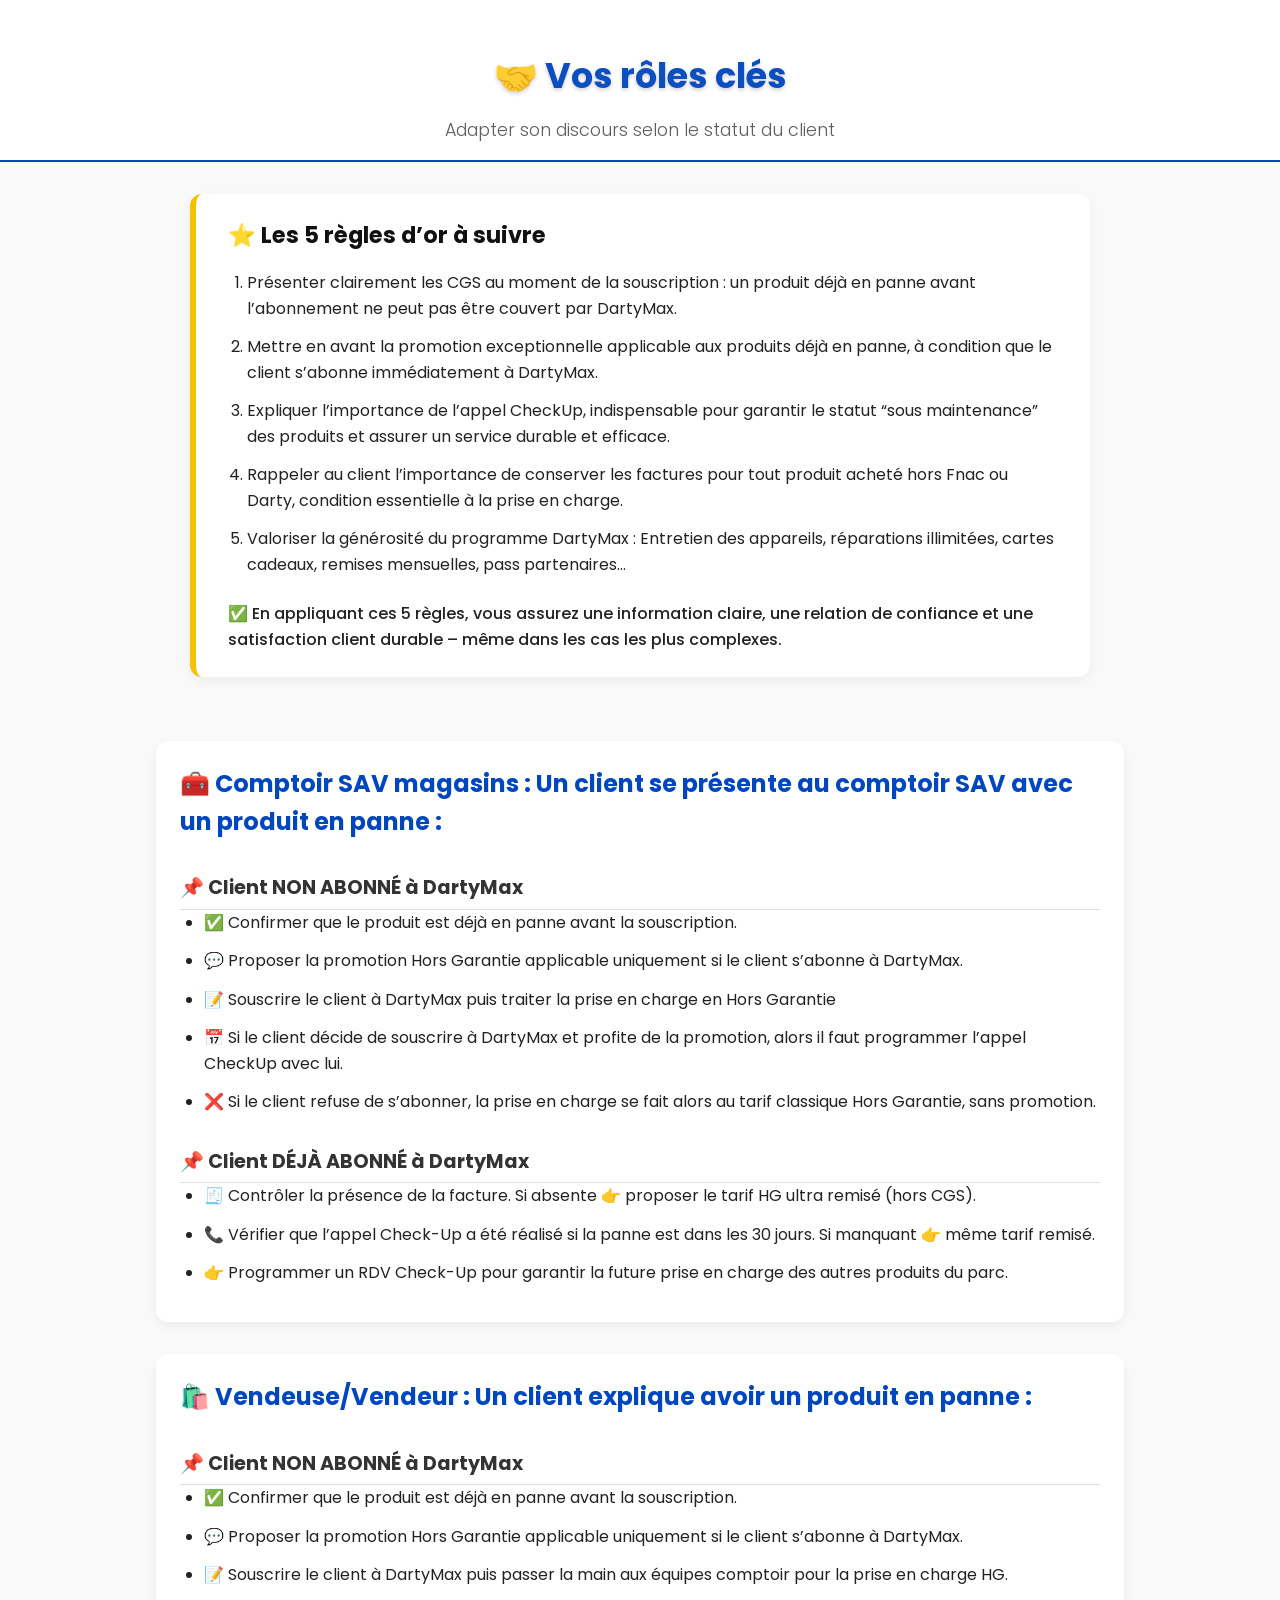
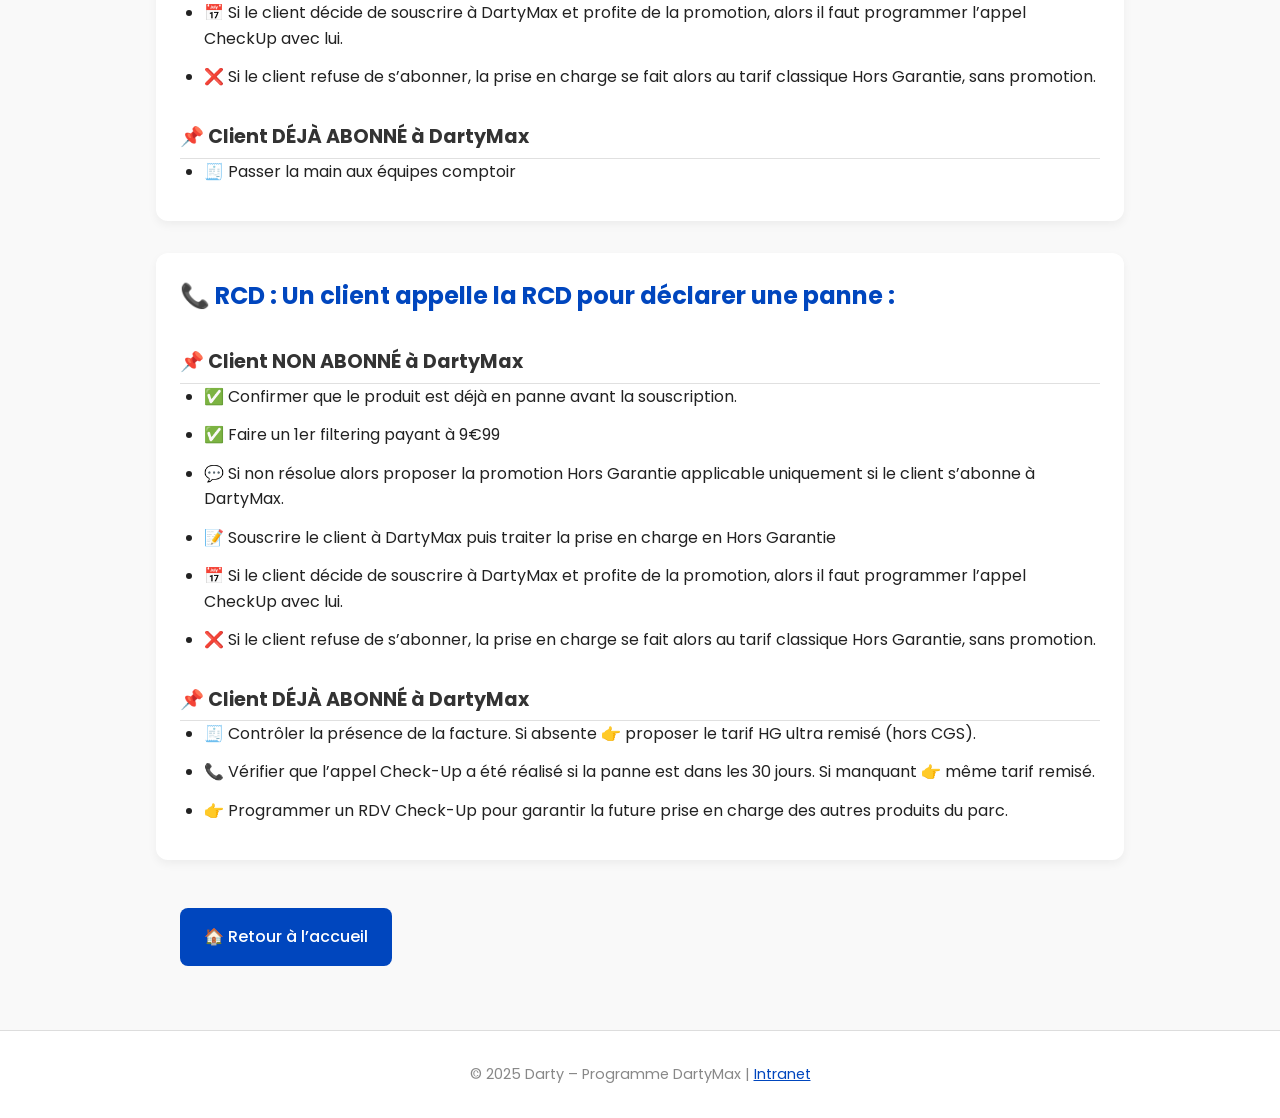
<file: roles-equipes.html>
<!DOCTYPE html>
<html lang="fr">
<head>
  <meta charset="UTF-8" />
  <meta name="viewport" content="width=device-width, initial-scale=1.0" />
  <title>DartyMax – Vos rôles & parcours client</title>
  <link href="https://fonts.googleapis.com/css2?family=Poppins:wght@300;400;600&display=swap" rel="stylesheet" />
  <link rel="stylesheet" href="assets/css/style.css" />
  <style>
    :root {
      --darty-blue: #0046be;
      --fnac-yellow: #f3c300;
      --light-bg: #f9f9f9;
      --text-color: #222;
    }

    body {
      font-family: 'Poppins', sans-serif;
      margin: 0;
      background: var(--light-bg);
      color: var(--text-color);
    }

    header.sub-hero {
      padding: 3rem 1rem 1rem;
      text-align: center;
      background: white;
      border-bottom: 2px solid var(--darty-blue);
    }

    header.sub-hero h1 {
      font-size: 2.2rem;
      color: var(--darty-blue);
    }

    header.sub-hero p {
      font-size: 1.1rem;
      color: #555;
    }

    .rules-block {
      background: #fff;
      border-left: 6px solid var(--fnac-yellow);
      margin: 2rem auto;
      max-width: 900px;
      padding: 1.5rem 2rem;
      border-radius: 12px;
      box-shadow: 0 4px 12px rgba(0,0,0,0.05);
    }

    .rules-block h2 {
      margin-top: 0;
      font-size: 1.4rem;
      color: #111;
    }

    .rules-block ol {
      padding-left: 1.2rem;
      margin: 1rem 0;
    }

    .rules-block li {
      margin-bottom: 0.8rem;
    }

    .rules-block p {
      margin-top: 1.5rem;
      font-weight: 500;
    }

    main {
      max-width: 1000px;
      margin: 0 auto;
      padding: 2rem 1rem;
    }

    section.stacked {
      display: flex;
      flex-direction: column;
      gap: 2rem;
    }

    article {
      background-color: #fff;
      border-radius: 12px;
      padding: 1.5rem;
      box-shadow: 0 4px 10px rgba(0,0,0,0.05);
    }

    article h2 {
      margin-top: 0;
      font-size: 1.5rem;
      color: var(--darty-blue);
    }

    article h3 {
      margin-top: 2rem;
      font-size: 1.2rem;
      color: #333;
      border-bottom: 1px solid #e0e0e0;
      padding-bottom: 0.3rem;
    }

    ul {
      list-style-type: disc;
      padding-left: 1.5rem;
    }

    li {
      margin-bottom: 0.8rem;
    }

    nav.pager {
      text-align: center;
      margin: 3rem 0 2rem;
    }

    nav.pager a {
      display: inline-block;
      padding: 1rem 1.5rem;
      font-weight: 500;
      background-color: var(--darty-blue);
      color: white;
      border-radius: 8px;
      text-decoration: none;
      transition: background-color 0.3s ease;
    }

    nav.pager a:hover {
      background-color: #003a9b;
    }

    footer {
      text-align: center;
      font-size: 0.9rem;
      padding: 2rem 1rem;
      color: #888;
      background: #fff;
      border-top: 1px solid #ddd;
    }

    footer a {
      color: var(--darty-blue);
      text-decoration: underline;
    }
  </style>
</head>
<body>
  <header class="sub-hero">
    <h1>🤝 Vos rôles clés</h1>
    <p>Adapter son discours selon le statut du client</p>
  </header>

  <section class="rules-block">
    <h2>⭐ Les 5 règles d’or à suivre</h2>
    <ol>
      <li>Présenter clairement les CGS au moment de la souscription : un produit déjà en panne avant l’abonnement ne peut pas être couvert par DartyMax.</li>
      <li>Mettre en avant la promotion exceptionnelle applicable aux produits déjà en panne, à condition que le client s’abonne immédiatement à DartyMax.</li>
      <li>Expliquer l’importance de l’appel CheckUp, indispensable pour garantir le statut “sous maintenance” des produits et assurer un service durable et efficace.</li>
      <li>Rappeler au client l’importance de conserver les factures pour tout produit acheté hors Fnac ou Darty, condition essentielle à la prise en charge.</li>
      <li>Valoriser la générosité du programme DartyMax : Entretien des appareils, réparations illimitées, cartes cadeaux, remises mensuelles, pass partenaires…</li>
    </ol>
    <p>✅ En appliquant ces 5 règles, vous assurez une information claire, une relation de confiance et une satisfaction client durable – même dans les cas les plus complexes.</p>
  </section>

  <main>
    <section class="stacked">
      <article>
        <h2>🧰 Comptoir SAV magasins : Un client se présente au comptoir SAV avec un produit en panne :</h2>
        <h3>📌 Client NON ABONNÉ à DartyMax</h3>
        <ul>
          <li>✅ Confirmer que le produit est déjà en panne avant la souscription.</li>
          <li>💬 Proposer la promotion Hors Garantie applicable uniquement si le client s’abonne à DartyMax.</li>
          <li>📝 Souscrire le client à DartyMax puis traiter la prise en charge en Hors Garantie</li>
          <li>📅 Si le client décide de souscrire à DartyMax et profite de la promotion, alors il faut programmer l’appel CheckUp avec lui.</li>
          <li>❌ Si le client refuse de s’abonner, la prise en charge se fait alors au tarif classique Hors Garantie, sans promotion.</li>
        </ul>
        <h3>📌 Client DÉJÀ ABONNÉ à DartyMax</h3>
        <ul>
          <li>🧾 Contrôler la présence de la facture. Si absente 👉 proposer le tarif HG ultra remisé (hors CGS).</li>
          <li>📞 Vérifier que l’appel Check-Up a été réalisé si la panne est dans les 30 jours. Si manquant 👉 même tarif remisé.</li>
          <li>👉 Programmer un RDV Check-Up pour garantir la future prise en charge des autres produits du parc.</li>
        </ul>
      </article>

      <article>
        <h2>🛍️ Vendeuse/Vendeur : Un client explique avoir un produit en panne :</h2>
        <h3>📌 Client NON ABONNÉ à DartyMax</h3>
        <ul>
          <li>✅ Confirmer que le produit est déjà en panne avant la souscription.</li>
          <li>💬 Proposer la promotion Hors Garantie applicable uniquement si le client s’abonne à DartyMax.</li>
          <li>📝 Souscrire le client à DartyMax puis passer la main aux équipes comptoir pour la prise en charge HG.</li>
          <li>📅 Si le client décide de souscrire à DartyMax et profite de la promotion, alors il faut programmer l’appel CheckUp avec lui.</li>
          <li>❌ Si le client refuse de s’abonner, la prise en charge se fait alors au tarif classique Hors Garantie, sans promotion.</li>
        </ul>
        <h3>📌 Client DÉJÀ ABONNÉ à DartyMax</h3>
        <ul>
          <li>🧾 Passer la main aux équipes comptoir</li>
        </ul>
      </article>

      <article>
        <h2>📞 RCD : Un client appelle la RCD pour déclarer une panne :</h2>
        <h3>📌 Client NON ABONNÉ à DartyMax</h3>
        <ul>
          <li>✅ Confirmer que le produit est déjà en panne avant la souscription.</li>
          <li>✅ Faire un 1er filtering payant à 9€99</li>
          <li>💬 Si non résolue alors proposer la promotion Hors Garantie applicable uniquement si le client s’abonne à DartyMax.</li>
          <li>📝 Souscrire le client à DartyMax puis traiter la prise en charge en Hors Garantie</li>
          <li>📅 Si le client décide de souscrire à DartyMax et profite de la promotion, alors il faut programmer l’appel CheckUp avec lui.</li>
          <li>❌ Si le client refuse de s’abonner, la prise en charge se fait alors au tarif classique Hors Garantie, sans promotion.</li>
        </ul>
        <h3>📌 Client DÉJÀ ABONNÉ à DartyMax</h3>
        <ul>
          <li>🧾 Contrôler la présence de la facture. Si absente 👉 proposer le tarif HG ultra remisé (hors CGS).</li>
          <li>📞 Vérifier que l’appel Check-Up a été réalisé si la panne est dans les 30 jours. Si manquant 👉 même tarif remisé.</li>
          <li>👉 Programmer un RDV Check-Up pour garantir la future prise en charge des autres produits du parc.</li>
        </ul>
      </article>
    </section>

    <nav class="pager">
      <a href="index.html">🏠 Retour à l’accueil</a>
    </nav>
  </main>

  <footer>
    © 2025 Darty – Programme DartyMax | <a href="https://intranet.darty">Intranet</a>
  </footer>

  <script src="assets/js/main.js"></script>
</body>
</html>
</file>
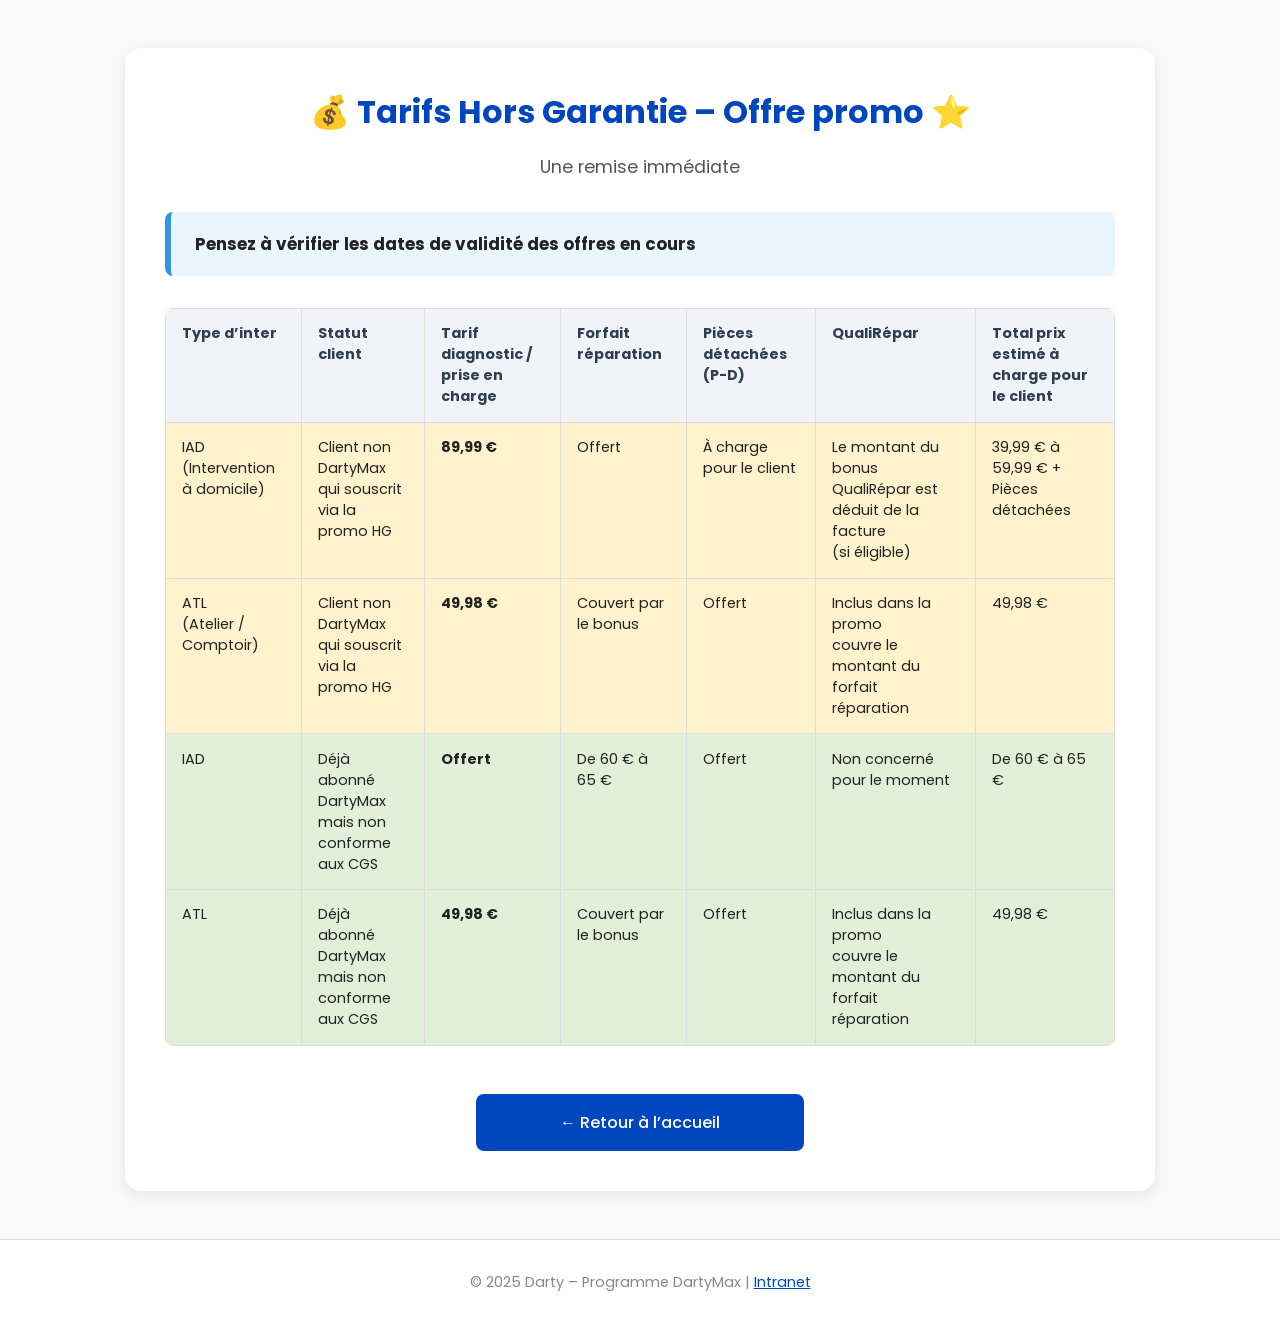
<file: tarifs.html>
<!DOCTYPE html>
<html lang="fr">
<head>
  <meta charset="UTF-8" />
  <meta name="viewport" content="width=device-width, initial-scale=1.0" />
  <title>DartyMax – Tarifs promo HG</title>
  <link href="https://fonts.googleapis.com/css2?family=Poppins:wght@300;400;600&display=swap" rel="stylesheet" />
  <style>
    :root {
      --darty-blue: #0046be;
      --fnac-yellow: #f3c300;
      --light-bg: #f9f9f9;
      --text-color: #222;
      --highlight-blue: #e9f5ff;
      --promo-non-client: #fff3cd;
      --promo-client: #e2f0d9;
    }

    body {
      font-family: 'Poppins', sans-serif;
      margin: 0;
      background: var(--light-bg);
      color: var(--text-color);
    }

    .container {
      max-width: 950px;
      margin: 3rem auto;
      background: white;
      padding: 2.5rem;
      border-radius: 1rem;
      box-shadow: 0 4px 14px rgba(0, 0, 0, 0.08);
    }

    /* En-tête simplifié (sans zone de téléchargement) */
    .header-row {
      text-align: center;
      margin-bottom: 1rem;
    }

    .header-row h1 {
      font-size: 2rem;
      color: var(--darty-blue);
      margin: 0;
    }

    p.subtext {
      text-align: center;
      font-size: 1.1rem;
      color: #555;
      margin-bottom: 2rem;
    }

    .intro-box {
      background: var(--highlight-blue);
      border-left: 6px solid #3498db;
      padding: 1.2rem 1.5rem;
      border-radius: 8px;
      font-size: 1.05rem;
      margin-bottom: 2rem;
    }

    .table-wrapper {
      overflow-x: auto;
      border-radius: 0.5rem;
    }

    table.tarif-table {
      width: 100%;
      border-collapse: collapse;
      font-size: 0.9rem;
      min-width: 780px;
    }

    table.tarif-table th,
    table.tarif-table td {
      border: 1px solid #ddd;
      padding: 0.9rem 1rem;
      text-align: left;
      vertical-align: top;
    }

    table.tarif-table thead th {
      background-color: #f0f4f8;
      color: #2c3e50;
      position: sticky;
      top: 0;
      z-index: 1;
    }

    .non-client {
      background-color: var(--promo-non-client);
    }

    .client {
      background-color: var(--promo-client);
    }

    .note {
      font-size: 0.85rem;
      color: #666;
      text-align: left;
      margin-top: 1rem;
    }

    .back-link {
      display: block;
      text-align: center;
      margin-top: 3rem;
      text-decoration: none;
      background: var(--darty-blue);
      color: white;
      padding: 1rem 1.5rem;
      border-radius: 8px;
      font-weight: 500;
      max-width: 280px;
      margin-left: auto;
      margin-right: auto;
    }

    .back-link:hover {
      background-color: #003a9b;
    }

    footer {
      text-align: center;
      font-size: 0.9rem;
      padding: 2rem 1rem;
      color: #888;
      background: #fff;
      border-top: 1px solid #ddd;
    }

    footer a {
      color: var(--darty-blue);
      text-decoration: underline;
    }
  </style>
</head>

<body>
  <div class="container">

    <div class="header-row">
      <h1>💰 Tarifs Hors Garantie – Offre promo ⭐</h1>
    </div>

    <p class="subtext">Une remise immédiate</p>

    <div class="intro-box">
  <strong>Pensez à vérifier les dates de validité des offres en cours</strong>
    </div>

    <div class="table-wrapper">
      <table class="tarif-table">
        <thead>
          <tr>
            <th>Type d’inter</th>
            <th>Statut client</th>
            <th>Tarif diagnostic / prise en charge</th>
            <th>Forfait réparation</th>
            <th>Pièces détachées (P-D)</th>
            <th>QualiRépar</th>
            <th>Total prix estimé à charge pour le client</th>
          </tr>
        </thead>
        <tbody>
          <tr class="non-client">
            <td>IAD<br />(Intervention à domicile)</td>
            <td>Client non DartyMax<br />qui souscrit via la promo HG</td>
            <td><strong>89,99 €</strong></td>
            <td>Offert</td>
            <td>À charge pour le client</td>
            <td>Le montant du bonus QualiRépar est déduit de la facture <br />(si éligible)</td>
            <td>39,99 € à 59,99 € + Pièces détachées</td>
          </tr>
          <tr class="non-client">
            <td>ATL<br />(Atelier / Comptoir)</td>
            <td>Client non DartyMax<br />qui souscrit via la promo HG</td>
            <td><strong>49,98 €</strong></td>
            <td>Couvert par le bonus</td>
            <td>Offert</td>
            <td>Inclus dans la promo<br />couvre le montant du forfait réparation</td>
            <td>49,98 €</td>
          </tr>
          <tr class="client">
            <td>IAD</td>
            <td>Déjà abonné DartyMax<br />mais non conforme aux CGS</td>
            <td><strong>Offert</strong></td>
            <td>De 60 € à 65 €</td>
            <td>Offert</td>
            <td>Non concerné pour le moment</td>
            <td>De 60 € à 65 €</td>
          </tr>
          <tr class="client">
            <td>ATL</td>
            <td>Déjà abonné DartyMax<br />mais non conforme aux CGS</td>
            <td><strong>49,98 €</strong></td>
            <td>Couvert par le bonus </td>
            <td>Offert</td>
            <td>Inclus dans la promo<br />couvre le montant du forfait réparation</td>
            <td>49,98 €</td>
          </tr>
        </tbody>
      </table>
    </div>

    <a class="back-link" href="index.html">← Retour à l’accueil</a>
  </div>

  <footer>
    © 2025 Darty – Programme DartyMax | <a href="https://intranet.darty">Intranet</a>
  </footer>
</body>
</html>
</file>
<file: assets/css/style.css>
/* assets/css/style.css */

/* --------------------------------------------------
   Variables globales
-------------------------------------------------- */
:root {
  --rouge-darty: #FF1E3A;
  --bleu-electric: #007BFF;
  --jaune-flash: #FFD700;
  --gris-fond: #E8ECEF;
  --gris-texte: #1A1A1A;
  --blanc: #FFFFFF;
  --noir-fond: #0A0A0A;
  --font: 'Inter', sans-serif;
  --shadow-glow: 0 0 15px rgba(0, 123, 255, 0.3);
  --gradient-primary: linear-gradient(135deg, var(--rouge-darty), var(--bleu-electric));
  --gradient-accent: linear-gradient(135deg, var(--bleu-electric), var(--jaune-flash));
  --transition: all 0.3s cubic-bezier(0.4, 0, 0.2, 1);
}

/* --------------------------------------------------
   Réinitialisation légère
-------------------------------------------------- */
* {
  box-sizing: border-box;
  margin: 0;
  padding: 0;
}
body {
  font-family: var(--font);
  background: var(--gris-fond);
  color: var(--gris-texte);
  line-height: 1.6;
  overflow-x: hidden;
}
img, video {
  max-width: 100%;
  height: auto;
  border-radius: 0.75rem;
  object-fit: cover;
}

/* --------------------------------------------------
   Héros & sous-héros
-------------------------------------------------- */
.hero,
.sub-hero {
  text-align: center;
  padding: 5rem 1.5rem 4rem;
  color: var(--blanc);
  background: var(--gradient-primary);
  position: relative;
  overflow: hidden;
}
.hero::before,
.sub-hero::before {
  content: '';
  position: absolute;
  top: 0;
  left: 0;
  width: 100%;
  height: 100%;
  background: radial-gradient(circle, rgba(255,255,255,0.1), transparent);
  opacity: 0.5;
}
.hero h1,
.sub-hero h1 {
  font-size: clamp(2.5rem, 5vw, 3.5rem);
  font-weight: 700;
  margin-bottom: 0.75rem;
  text-shadow: 0 2px 4px rgba(0,0,0,0.2);
}
.hero p,
.sub-hero p {
  font-size: clamp(1rem, 2.5vw, 1.25rem);
  font-weight: 300;
  opacity: 0.95;
  max-width: 600px;
  margin: 0 auto;
}

/* Couleurs spécifiques par page */
.sub-hero.price { background: var(--gradient-accent); }
.sub-hero.benefits { background: linear-gradient(135deg, var(--jaune-flash), var(--bleu-electric)); }
.sub-hero.quiz { background: linear-gradient(135deg, var(--bleu-electric), var(--rouge-darty)); }

/* --------------------------------------------------
   Navigation principale
-------------------------------------------------- */
.main-nav {
  margin: 2.5rem auto;
  display: flex;
  gap: 1rem;
  flex-wrap: wrap;
  justify-content: center;
  max-width: 1200px;
}
.main-nav a {
  padding: 0.8rem 1.5rem;
  border-radius: 50px;
  text-decoration: none;
  font-weight: 600;
  font-size: 0.95rem;
  background: var(--blanc);
  color: var(--rouge-darty);
  box-shadow: var(--shadow-glow);
  transition: var(--transition);
}
.main-nav a:hover {
  transform: translateY(-3px);
  background: var(--gradient-primary);
  color: var(--blanc);
}
.main-nav .cta {
  background: var(--jaune-flash);
  color: var(--noir-fond);
}
.main-nav .cta:hover {
  background: var(--gradient-accent);
}

/* --------------------------------------------------
   Blocs vidéo
-------------------------------------------------- */
.video-block {
  background: var(--blanc);
  margin: 3rem auto;
  padding: 2.5rem;
  border-radius: 1rem;
  box-shadow: var(--shadow-glow);
  max-width: 900px;
  position: relative;
  overflow: hidden;
}
.video-block::before {
  content: '';
  position: absolute;
  top: 0;
  left: 0;
  width: 100%;
  height: 4px;
  background: var(--gradient-primary);
}
.voiceover {
  margin-top: 1.25rem;
  font-style: italic;
  color: #555;
}

/* --------------------------------------------------
   Boutons et liens d’action
-------------------------------------------------- */
.btn {
  display: inline-flex;
  align-items: center;
  padding: 1rem 2.5rem;
  border-radius: 50px;
  background: var(--jaune-flash);
  color: var(--noir-fond);
  font-weight: 600;
  text-decoration: none;
  transition: var(--transition);
  box-shadow: var(--shadow-glow);
}
.btn:hover {
  transform: scale(1.08);
  background: var(--gradient-accent);
  color: var(--blanc);
}
.cta-block {
  text-align: center;
  margin: 4rem 0;
}
.cta-block h2 {
  font-size: clamp(1.5rem, 3vw, 1.8rem);
  font-weight: 700;
  margin-bottom: 1.25rem;
}

/* --------------------------------------------------
   Sections / contenu générique
-------------------------------------------------- */
.content {
  max-width: 1200px;
  margin: 0 auto 4rem;
  padding: 0 1.5rem;
}

/* Grille 3 colonnes responsive */
.grid3 {
  display: grid;
  grid-template-columns: repeat(auto-fit, minmax(280px, 1fr));
  gap: 2rem;
}
article {
  background: var(--blanc);
  border-radius: 1rem;
  padding: 2rem;
  box-shadow: var(--shadow-glow);
  transition: var(--transition);
}
article:hover {
  transform: translateY(-5px);
}
article h2 {
  margin-bottom: 0.75rem;
  font-weight: 700;
  font-size: clamp(1.2rem, 2.5vw, 1.4rem);
}
.highlight {
  color: var(--rouge-darty);
  font-weight: 700;
}
.highlight-box {
  background: var(--jaune-flash);
  padding: 1.5rem;
  border-radius: 1rem;
  margin-top: 2.5rem;
  box-shadow: var(--shadow-glow);
}

/* --------------------------------------------------
   Listes règles & tableaux
-------------------------------------------------- */
.rule-list {
  list-style: none;
  counter-reset: rule;
}
.rule-list li {
  margin: 1rem 0;
  padding: 0.8rem 1rem;
  background: var(--blanc);
  border-left: 8px solid var(--rouge-darty);
  border-radius: 0.75rem;
  box-shadow: var(--shadow-glow);
  transition: var(--transition);
}
.rule-list li:hover {
  transform: translateX(5px);
}
.rule-list .num {
  display: inline-block;
  width: 28px;
  font-weight: 700;
  color: var(--rouge-darty);
}

/* Tableaux génériques */
table {
  width: 100%;
  border-collapse: separate;
  border-spacing: 0;
  font-size: 0.95rem;
  border-radius: 0.75rem;
  overflow: hidden;
}
thead th {
  background: var(--gradient-primary);
  color: var(--blanc);
  font-weight: 700;
  padding: 0.8rem;
}
tbody td {
  background: var(--blanc);
  padding: 0.75rem;
  border-bottom: 1px solid #e0e0e0;
}
tbody tr:nth-child(even) td {
  background: #f8f9fa;
}
tbody tr:hover td {
  background: #e9f5ff;
}

/* --------------------------------------------------
   Pager (navigation bas de page)
-------------------------------------------------- */
.pager {
  display: flex;
  justify-content: space-between;
  max-width: 1200px;
  padding: 0 1.5rem;
  margin: 3rem auto 5rem;
}
.pager a {
  color: var(--bleu-electric);
  text-decoration: none;
  font-weight: 600;
  padding: 0.75rem 1.5rem;
  border-radius: 50px;
  transition: var(--transition);
}
.pager a:hover {
  background: var(--gradient-accent);
  color: var(--blanc);
}

/* --------------------------------------------------
   Footer
-------------------------------------------------- */
footer {
  text-align: center;
  font-size: 0.9rem;
  padding: 2rem 1rem;
  color: #666;
  background: var(--noir-fond);
}
footer a {
  color: var(--jaune-flash);
  text-decoration: none;
  transition: var(--transition);
}
footer a:hover {
  color: var(--bleu-electric);
}

/* --------------------------------------------------
   Quiz
-------------------------------------------------- */
.quiz-form fieldset {
  margin: 1.5rem 0;
  border: none;
  border-radius: 1rem;
  padding: 1.5rem;
  background: var(--blanc);
  box-shadow: var(--shadow-glow);
}
.quiz-form legend {
  font-weight: 700;
  font-size: 1.1rem;
  color: var(--bleu-electric);
}
.quiz-form label {
  display: flex;
  align-items: center;
  margin-bottom: 0.75rem;
  cursor: pointer;
  transition: var(--transition);
}
.quiz-form label:hover {
  color: var(--bleu-electric);
}
.quiz-result {
  margin-top: 2.5rem;
  padding: 1.5rem;
  border-radius: 1rem;
  background: var(--blanc);
  box-shadow: var(--shadow-glow);
  font-size: 1.15rem;
  font-weight: 600;
  text-align: center;
  transition: var(--transition);
}

/* Animations */
@keyframes fadeIn {
  from { opacity: 0; transform: translateY(20px); }
  to { opacity: 1; transform: translateY(0); }
}
.hero, .sub-hero, .video-block, article, .quiz-form fieldset {
  animation: fadeIn 0.6s ease-out forwards;
}

/* Responsive Design */
@media (max-width: 768px) {
  .hero h1, .sub-hero h1 { font-size: 2rem; }
  .main-nav { gap: 0.5rem; }
  .main-nav a { padding: 0.6rem 1rem; font-size: 0.9rem; }
  .grid3 { grid-template-columns: 1fr; }
  .content { padding: 0 1rem; }
}
.download-buttons {
  display: grid;
  grid-template-columns: repeat(auto-fit, minmax(220px, 1fr));
  gap: 1.2rem;
  justify-items: center;
  margin-top: 2.5rem;
  width: 100%;
  max-width: 600px;
  margin-left: auto;
  margin-right: auto;
}

.download-link {
  display: block;
  width: 220px;
  height: 60px;
  line-height: 60px;
  background: #27ae60;
  color: white;
  text-align: center;
  font-weight: 600;
  border-radius: 10px;
  text-decoration: none;
  box-shadow: var(--shadow-glow);
  transition: var(--transition);
  white-space: nowrap;
  overflow: hidden;
  text-overflow: ellipsis;
}

.download-link:hover {
  background: #219150;
  transform: translateY(-2px);
}
</file>
